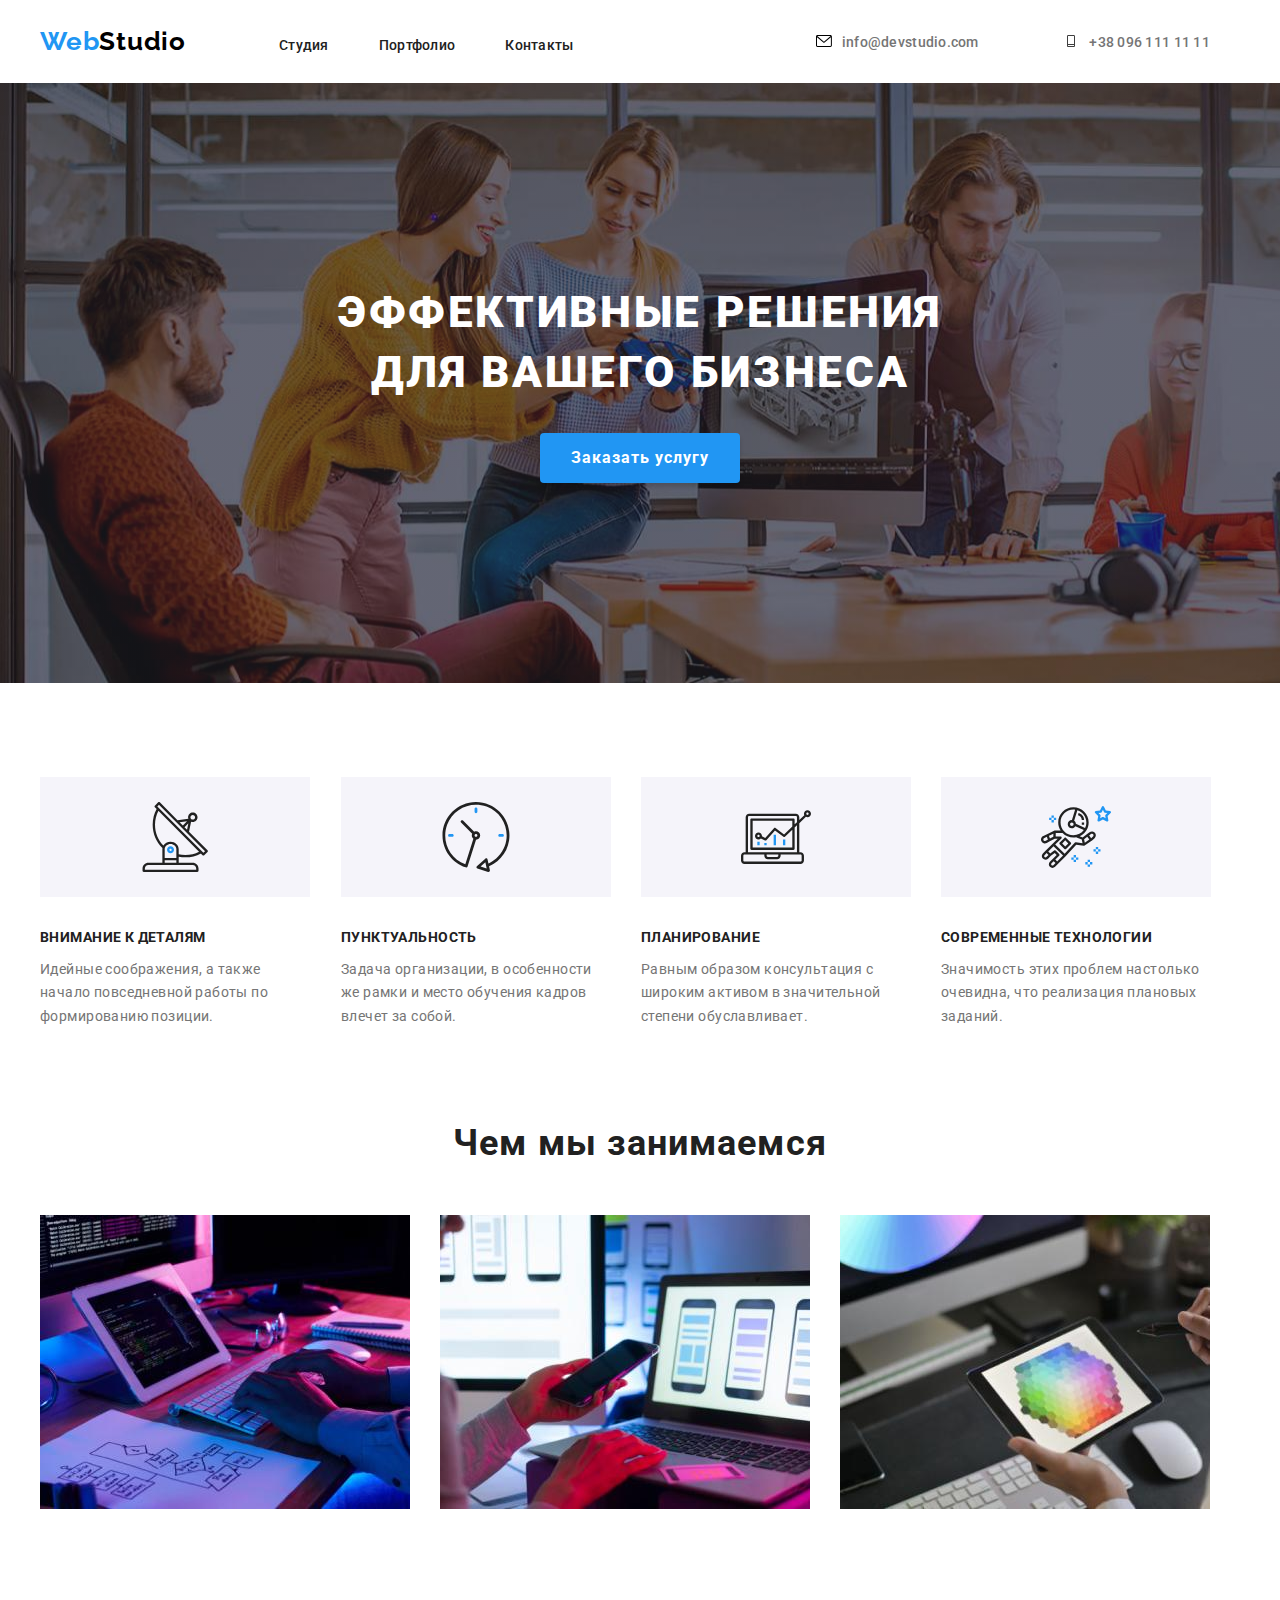
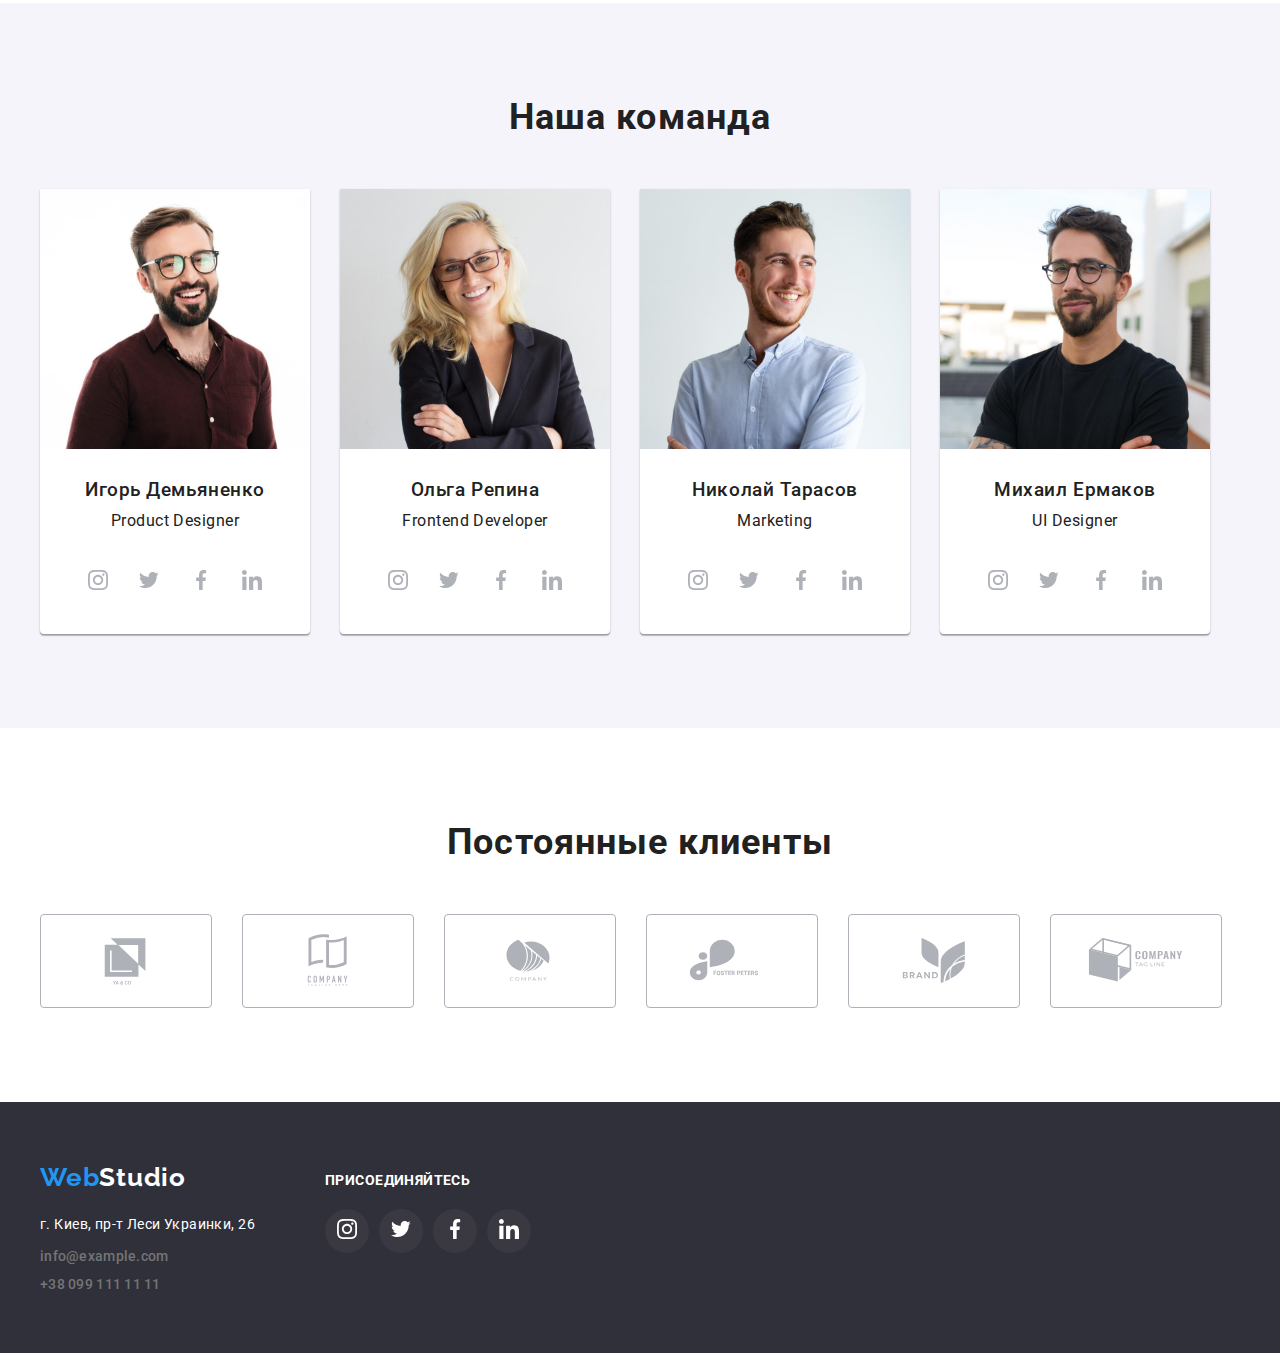
<file: index.html>
<!DOCTYPE html>
<html lang="ru">
<head>
    <meta charset="UTF-8">
    <meta http-equiv="X-UA-Compatible" content="IE=edge">
    <meta name="viewport" content="width=device-width, initial-scale=1.0">
    <title>Document</title>
    <link href="https://cdnjs.cloudflare.com/ajax/libs/modern-normalize/1.1.0/modern-normalize.min.css">
            <link rel="preconnect" href="https://fonts.googleapis.com">
<link rel="preconnect" href="https://fonts.gstatic.com" crossorigin>
<link href="https://fonts.googleapis.com/css2?family=Raleway:wght@700&family=Roboto:wght@400;500;700;900&display=swap" rel="stylesheet">
        <link rel="stylesheet" href="./css/styles.css" />
</head>
<body> 
 
    <header>
        <div class="container header">
        <nav class="nav">
            <div class="logo-box"><a class="logo " href="./index.html" >Web<span class="logo-studio">Studio</span></a></div>
            <ul class="ul">
                <li>
                   <a class="btn-menu link" href="./index.html">Студия</a> 
                </li>
                <li>
                   <a class="btn-menu link" href="./portfolio.html">Портфолио</a> 
                </li><li>
                   <a class="btn-menu link" href="http://1">Контакты</a> 
                </li>
            </ul>
        </nav>
        
            <ul class="mail">                
                <li class="mail-box"><div class="mail-hover"><a class="adress-contakt " href="mailto:info@devstudio.com">
                    <svg><use width="16" height="12" class="adress-icon" href="./img/icons.svg#mail"></use></svg><span class="adress-o">info@devstudio.com</span></a></div></li>
                <li class="mail-box"><div class="mail-hover"><a class="adress-contakt last " href="tel:+380961111111">
                    <svg><use width="16" height="12" class="adress-icon" href="./img/icons.svg#phone"></use></svg><span class="adress-o">+38 096 111 11 11</span></a></div></li>
            </ul>
        
        </div>
    </header>
 
        <!--section main-->
        
        <main class="main">
        <section class="hero ">
            <div class="container hero-box">
            <h1 class="hero-text">Эффективные решения <br> для вашего бизнеса</h1>
            <button class="hero-button" type="button">Заказать услугу</button>
            </div>
        </section>
        <!--section peculiarity-->
        <section class="feature">
            <div class="container">
            <ul class="ul">
                <li class="description">
                    <div class="description-box">
                        <svg>
                            <use  width="70" height="70" class="description-icon" href="./img/icons.svg#warning">
                            </use>
                        </svg>
                    </div>
                    <h3 class="advantage-title">Внимание к деталям</h3>
                    <p class="advantage-text">Идейные соображения, а также начало повседневной работы по формированию позиции.</p>
                </li>
                <li class="description">
                    <div class="description-box">
                     <svg>
                        <use  width="70" height="70" class="description-icon" href="./img/icons.svg#clock">
                        </use>
                       </svg>
                    </div>
                    <h3 class="advantage-title">Пунктуальность</h3>
                    <p class="advantage-text">Задача организации, в особенности же рамки и место обучения кадров влечет за собой.</p>
                </li>
                <li class="description">
                    <div class="description-box">
                     <svg>
                        <use  width="70" height="70" class="description-icon" href="./img/icons.svg#pc">
                        </use>
                     </svg>
                    </div>
                    <h3 class="advantage-title">Планирование</h3>
                    <p class="advantage-text">Равным образом консультация с широким активом в значительной степени обуславливает.</p>
                </li>
                <li class="description">
                    <div class="description-box">
                      <svg>
                        <use  width="70" height="70" class="description-icon" href="./img/icons.svg#astronaut">
                        </use>
                     </svg>
                    </div>
                    <h3 class="advantage-title">Современные технологии</h3>
                    <p class="advantage-text">Значимость этих проблем настолько очевидна, что реализация плановых заданий.</p>
                </li>
            </ul>
            </div>
    </section>
    <section class="workers">
    <div class="container">
        <h2 class="prezent" >Чем мы занимаемся</h2>
        <ul class="ul">
            <li class="prezent-link">
               <img class="prezent-picture"  src="./img/img.jpg" alt="пишет текст на компютере" width="370" height="294"> 
            </li>
            <li class="prezent-link">
               <img class="prezent-picture"  src="./img/img1.jpg" alt="смотрит на мобильную версию" width="370" height="294"> 
            </li>
            <li class="prezent-link">
               <img class="prezent-picture"  src="./img/img2.jpg" alt="подберает цвет на планшете" width="370" height="294"> 
            </li>
        </ul>
    </div>
    </section>
    <section class="comand-section">
    <div class="container ">
        <h2 class="comand">Наша команда</h2>
        <ul class="ul">
            <li class="comand-li">
                <img class="comand-foto" src="./img/igor.jpg" alt="Игорь Демьяненко" width="270" height="260">
                <div class="comand-cart">
                <h3 class="comand-person">Игорь Демьяненко</h3>
                <p class="comand-profession" lang="en"> Product Designer</p>
                </div>
                <div class="social-section">
                    <ul class="social">
                    <li class="social-link">
                       <a class="sl" href="">
                           <svg>
                               <use  width="20" height="20" class="social-icon" href="./img/icons.svg#instagram">

                               </use>
                           </svg>
                       </a>
                    </li>
                    <li class="social-link">
                        <a class="sl" href="">
                           <svg>
                               <use  width="20" height="20" class="social-icon" href="./img/icons.svg#twitter">

                               </use>
                           </svg>
                       </a>
                    </li>
                    <li class="social-link">
                        <a class="sl" href="">
                           <svg>
                               <use  width="20" height="20" class="social-icon" href="./img/icons.svg#facebook">

                               </use>
                           </svg>
                       </a>
                    </li>
                    <li class="social-link">
                        <a class="sl" href="">
                           <svg>
                               <use  width="20" height="20" class="social-icon" href="./img/icons.svg#linkedin">

                               </use>
                           </svg>
                       </a>
                    </li>
                </ul>
                </div>
            </li>
            <li class="comand-li">
                <img class="comand-foto" src="./img/olga.jpg" alt="Ольга Репина" width="270" height="260">
                <div class="comand-cart">
                <h3 class="comand-person">Ольга Репина</h3>
                <p class="comand-profession" lang="en"> Frontend Developer</P>
                </div>
                 <div class="social-section">
                   <ul class="social">
                    <li class="social-link">
                       <a class="sl" href="">
                           <svg>
                               <use  width="20" height="20" class="social-icon" href="./img/icons.svg#instagram">

                               </use>
                           </svg>
                       </a>
                    </li>
                    <li class="social-link">
                        <a class="sl" href="">
                           <svg>
                               <use  width="20" height="20" class="social-icon" href="./img/icons.svg#twitter">

                               </use>
                           </svg>
                       </a>
                    </li>
                    <li class="social-link">
                        <a class="sl" href="">
                           <svg>
                               <use  width="20" height="20" class="social-icon" href="./img/icons.svg#facebook">

                               </use>
                           </svg>
                       </a>
                    </li>
                    <li class="social-link">
                        <a class="sl" href="">
                           <svg>
                               <use  width="20" height="20" class="social-icon" href="./img/icons.svg#linkedin">

                               </use>
                           </svg>
                       </a>
                    </li>
                </ul>
                </div>
            </li>
            <li class="comand-li">
                <img class="comand-foto" src="./img/nikolay.jpg" alt="Николай Тарасов" width="270" height="260">
                <div class="comand-cart">
                <h3 class="comand-person">Николай Тарасов</h3>
                <p class="comand-profession" lang="en"> Marketing</p>
                </div>
                  <div class="social-section">
                    <ul class="social">
                    <li class="social-link">
                       <a class="sl" href="">
                           <svg>
                               <use  width="20" height="20" class="social-icon" href="./img/icons.svg#instagram">

                               </use>
                           </svg>
                       </a>
                    </li>
                    <li class="social-link">
                        <a class="sl" href="">
                           <svg>
                               <use  width="20" height="20" class="social-icon" href="./img/icons.svg#twitter">

                               </use>
                           </svg>
                       </a>
                    </li>
                    <li class="social-link">
                        <a class="sl" href="">
                           <svg>
                               <use  width="20" height="20" class="social-icon" href="./img/icons.svg#facebook">

                               </use>
                           </svg>
                       </a>
                    </li>
                    <li class="social-link">
                        <a class="sl" href="">
                           <svg>
                               <use  width="20" height="20" class="social-icon" href="./img/icons.svg#linkedin">

                               </use>
                           </svg>
                       </a>
                    </li>
                </ul>
                </div>
            </li>
            <li class="comand-li last">
                <img class="comand-foto" src="./img/mihail.jpg" alt="Михаил Ермаков" width="270" height="260">
                <div class="comand-cart">
                <h3 class="comand-person">Михаил Ермаков</h3>
                <p lang="en"class="comand-profession">UI Designer</p>
                </div>
                  <div class="social-section">
                   <ul class="social">
                    <li class="social-link">
                       <a class="sl" href="">
                           <svg>
                               <use  width="20" height="20" class="social-icon" href="./img/icons.svg#instagram">

                               </use>
                           </svg>
                       </a>
                    </li>
                    <li class="social-link">
                        <a class="sl" href="">
                           <svg>
                               <use  width="20" height="20" class="social-icon" href="./img/icons.svg#twitter">

                               </use>
                           </svg>
                       </a>
                    </li>
                    <li class="social-link">
                        <a class="sl" href="">
                           <svg>
                               <use  width="20" height="20" class="social-icon" href="./img/icons.svg#facebook">

                               </use>
                           </svg>
                       </a>
                    </li>
                    <li class="social-link">
                        <a class="sl" href="">
                           <svg>
                               <use  width="20" height="20" class="social-icon" href="./img/icons.svg#linkedin">

                               </use>
                           </svg>
                       </a>
                    </li>
                </ul>
                </div>
    </section>
    <section class="client">
        <div class="container">
            <h2 class="client-text">Постоянные клиенты</h2>
            <ul class="client-section" >
                <li class="client-company">
                    <a href="" class="client-link">
                    <svg class="union">
                      <use width="106"  height="92"  class="icon-client" href="./img/icons.svg#union" ></use>  
                        
                    </svg>
                    </a>
                </li >
                <li class="client-company">
                    <a href="" class="client-link">
                    <svg class="union">
                      <use width="106"  height="92"  class="icon-client" href="./img/icons.svg#union-2"></use>  
                        
                    </svg>
                    </a>
                </li>
                <li class="client-company">
                    <a href="" class="client-link">
                        <svg class="union">
                            <use width="106"  height="92"  class="icon-client" href="./img/icons.svg#union-3"></use>  
                        </svg>
                    </a>
                </li>
                <li class="client-company">
                   <a href="" class="client-link">
                    <svg class="union">
                      <use width="106"  height="92"  class="icon-client" href="./img/icons.svg#union-4"></use>  
                        </svg>
                    </a>
                </li>
                <li class="client-company">
                   <a href="" class="client-link">
                   <svg class="union">
                      <use width="106"  height="92"  class="icon-client" href="./img/icons.svg#union-5"></use>  
                        
                    </svg>
                    </a>
                </li>
                <li class="client-company">
                   <a href="" class="client-link">
                    <svg class="union">
                      <use width="106"  height="92"  class="icon-client" href="./img/icons.svg#union-6"></use>  
                        
                    </svg>
                    </a>
                </li>
            </ul>
        </div>

    </section>
    </main>
    <footer class="footer ">
        <div class="container" style="display: flex;">
        <div class="fb-contact ">
        <!-- <div class="social-fl"> -->
           <div class="logo-footer"><a class="logo " href="./index.html">Web<span class="logo-studio-footer">Studio</span></a>
            </div> 
           <address  class="adress-foorer-box">
            <ul class="adress-footer link">
                <li class="ul-footer link">
                    <a class="footer-k adress link" href="">г. Киев, пр-т Леси Украинки, 26</a>
                </li>
                <li class="ul-footer link">
                    <a class="adress-contakt link" href="mailto:info@example.com">info@example.com</a>
                </li>
                <li class="ul-footer link">
                    <a class="adress-contakt last link" href="tel:+380991111111">+38 099 111 11 11</a>
                </li>
            </ul>
          </address>
        </div>
        <!-- </div>  -->
        <div class="comon "> <div><h2 class="comon-text">присоединяйтесь</h2></div>
           
                 <div>
                     <ul class="social-footer  ">
                    <li class="social-link social-link--footer">
                       <a href="">
                           <svg>
                               <use  class="social-icon-f" href="./img/icons.svg#instagram">

                               </use>
                           </svg>
                       </a>
                    </li>
                    <li class="social-link social-link--footer">
                        <a href="">
                           <svg>
                               <use  class="social-icon-f" href="./img/icons.svg#twitter">

                               </use>
                           </svg>
                       </a>
                    </li>
                    <li class="social-link social-link--footer">
                        <a href="">
                           <svg>
                               <use class="social-icon-f" href="./img/icons.svg#facebook">

                               </use>
                           </svg>
                       </a>
                    </li>
                    <li class="social-link social-link--footer">
                        <a href="">
                           <svg>
                               <use   class="social-icon-f" href="./img/icons.svg#linkedin">
                               </use>
                           </svg>
                       </a>
                    </li>
                 </ul></div>
        
      </div>
    </footer>
  </div>
 </body>
</html>
</file>
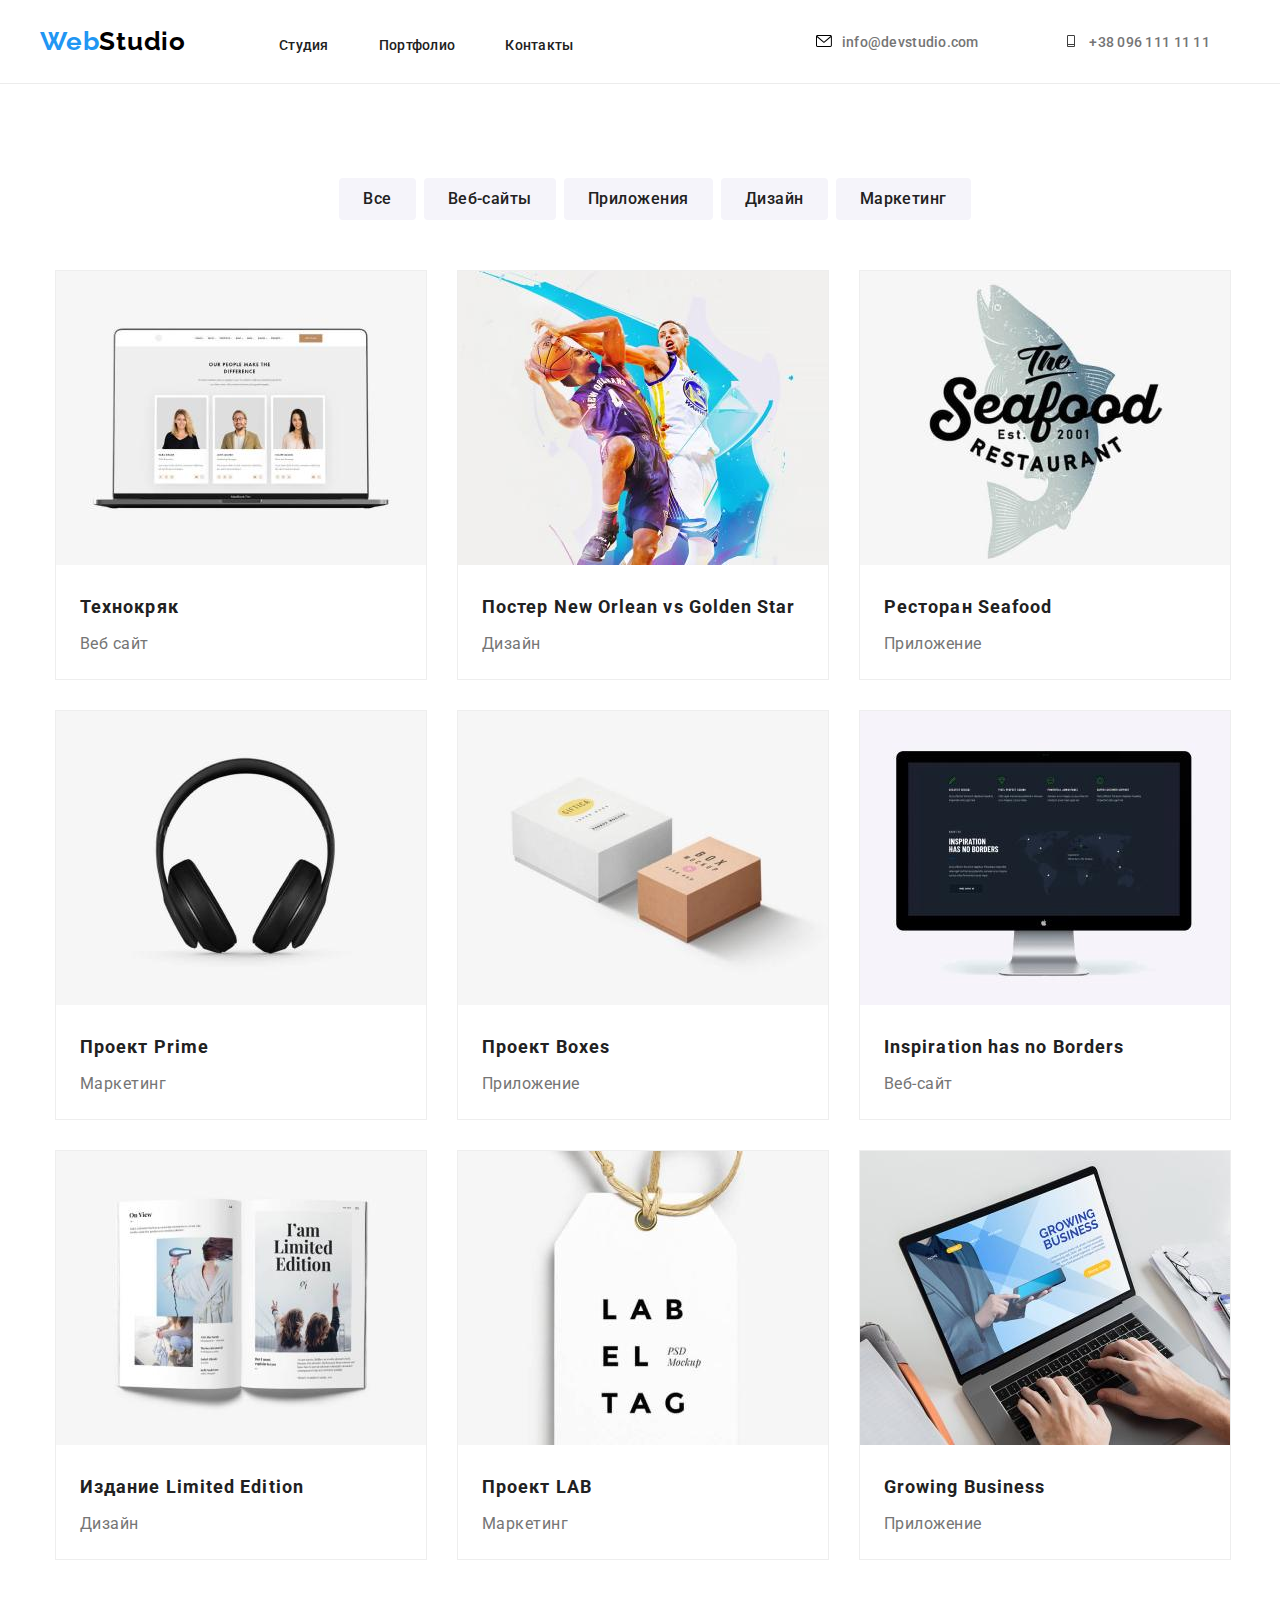
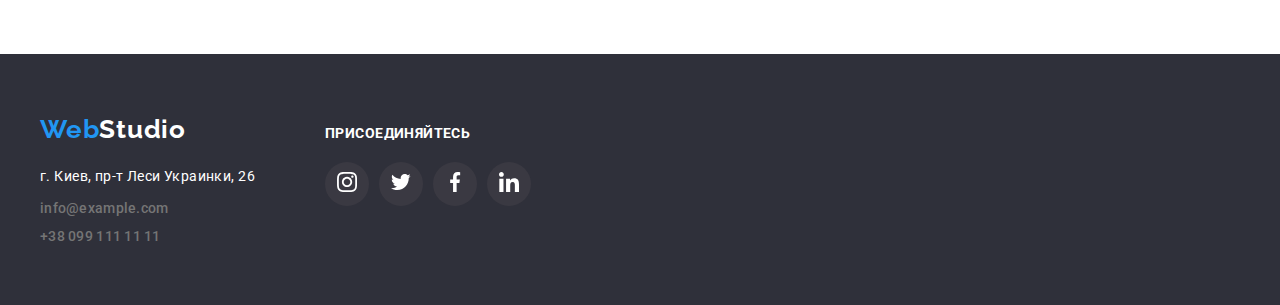
<file: portfolio.html>
<!DOCTYPE html>
<html lang="ru">
<head>
    <meta charset="UTF-8">
    <meta http-equiv="X-UA-Compatible" content="IE=edge">
    <meta name="viewport" content="width=device-width, initial-scale=1.0">
    <title>Document</title>
    <link href="https://cdnjs.cloudflare.com/ajax/libs/modern-normalize/1.1.0/modern-normalize.min.css">
      <style> a { text-decoration: none}</style>
      <link rel="preconnect" href="https://fonts.googleapis.com">
<link rel="preconnect" href="https://fonts.gstatic.com" crossorigin>
<link href="https://fonts.googleapis.com/css2?family=Raleway:wght@700&family=Roboto:wght@400;500;700;900&display=swap" rel="stylesheet">
        <link rel="stylesheet" href="./css/styles.css" />
</head>
<body>
       <header class="main-header">
        <div class="container header">
        <nav class="nav">
            <div class="logo-box"><a class="logo " href="./index.html" >Web<span class="logo-studio">Studio</span></a></div>
            <ul class="ul">
                <li>
                   <a class="btn-menu link" href="./index.html">Студия</a> 
                </li>
                <li>
                   <a class="btn-menu link" href="./portfolio.html">Портфолио</a> 
                </li><li>
                   <a class="btn-menu link" href="http://1">Контакты</a> 
                </li>
            </ul>
        </nav>
        
            <ul class="mail">                
                <li class="mail-box"><div class="mail-hover"><a class="adress-contakt " href="mailto:info@devstudio.com">
                    <svg><use width="16" height="12" class="adress-icon" href="./img/icons.svg#mail"></use></svg><span class="adress-o">info@devstudio.com</span></a></div></li>
                <li class="mail-box"><div class="mail-hover"><a class="adress-contakt last " href="tel:+380961111111">
                    <svg><use width="16" height="12" class="adress-icon" href="./img/icons.svg#phone"></use></svg><span class="adress-o">+38 096 111 11 11</span></a></div></li>
            </ul>
        
        </div>
    </header>
        <main>
            <section class="galary-box container">
                <div class="primery-section container">
                <h2 hidden>foto</h2>
                <ul class="ik">
                    <li class="btn-section"><button class="btn-menu-portfolio" type="button">Все</button></li>
                
                    <li class="btn-section"><button class="btn-menu-portfolio" type="button">Веб-сайты</button></li>
                
                    <li class="btn-section"><button class="btn-menu-portfolio" type="button">Приложения</button></li>
               
                    <li class="btn-section"><button class="btn-menu-portfolio" type="button">Дизайн</button></li>
                
                    <li class="btn-section last"><button class="btn-menu-portfolio" type="button">Маркетинг</button></li>
                </ul>
                <!-- </div>
                <div class="container"> -->
                 <ul class="gallery ul ">
                       <li class="foto-gallery">
                         <a class="foto-link" href=""><img src="./img/tehnokrak.jpg" alt="Веб-сайт" width="370" height="294">
                            <div class="card">
                            <h3 class="gallery-job"> Технокряк </h3>
                            <p class="gallery-menu">Веб сайт</p>
                            </div></a>
                        </li> 
                        <li class="foto-gallery">
                         <a class="foto-link" href=""><img src="./img/poster.jpg" alt="Постер" width="370" height="294">
                            <div class="card">
                            <p class="gallery-job"> Постер New Orlean vs Golden Star </p>
                            <p class="gallery-menu">Дизайн</p>
                            </div></a>
                        </li>    
                         <li class="foto-gallery"><a class="foto-link" href=""><img src="./img/restoran.jpg" alt="Ресторан" width="370" height="294">
                           <div class="card">
                            <p class="gallery-job"> Ресторан Seafood </p>
                            <p class="gallery-menu">Приложение</p>
                            </div></a>
                        </li>  
                         <li class="foto-gallery">
                             <a class="foto-link" href=""><img src="./img/project_prime.jpg" alt="Проект" width="370" height="294">
                            <div class="card">
                            <p class="gallery-job"> Проект Prime </p>
                            <p class="gallery-menu">Маркетинг</p>
                            </div></a>
                        </li>  
                         <li class="foto-gallery"><a class="foto-link" href=""><img src="./img/boxes.jpg" alt="Коробка" width="370" height="294">
                            <div class="card">
                            <p class="gallery-job"> Проект Boxes </p>
                            <p class="gallery-menu">Приложение</p>
                            </div></a>
                        </li>  
                         <li class="foto-gallery"><a class="foto-link" href=""><img src="./img/inspiration_has_no_borders.jpg" alt="Монітор" width="370" height="294">
                            <div class="card">
                            <p class="gallery-job"> Inspiration has no Borders </p>
                            <p class="gallery-menu">Веб-сайт</p>
                            </div></a>
                        </li>  
                         <li class="foto-gallery"><a class="foto-link" href=""><img src="./img/limited_edition.jpg" alt="Книга" width="370" height="294">
                            <div class="card">
                            <p class="gallery-job"> Издание Limited Edition </p>
                            <p class="gallery-menu">Дизайн</p>
                            </div></a>
                        </li>  
                         <li class="foto-gallery"><a class="foto-link" href=""><img src="./img/lab.jpg" alt="Ярлик" width="370" height="294">
                            <div class="card">
                            <p class="gallery-job"> Проект LAB </p>
                            <p class="gallery-menu">Маркетинг</p>
                            </div></a>
                        </li>  
                         <li class="foto-gallery"><a class="foto-link" href=""><img src="./img/growing_business.jpg" alt="Ноутбук" width="370" height="294">
                            <div class="card">
                            <p class="gallery-job"> Growing Business </p>
                            <p class="gallery-menu">Приложение</p>
                            </div></a>
                        </li>  
                </ul>
                </div>
            </section>

        </main>

     <footer class="footer ">
        <div class="container" style="display: flex;">
        <div class="fb-contact ">
        <!-- <div class="social-fl"> -->
           <div class="logo-footer"><a class="logo " href="./index.html">Web<span class="logo-studio-footer">Studio</span></a>
            </div> 
           <address  class="adress-foorer-box">
            <ul class="adress-footer link">
                <li class="ul-footer link">
                    <a class="footer-k adress link" href="">г. Киев, пр-т Леси Украинки, 26</a>
                </li>
                <li class="ul-footer link">
                    <a class="adress-contakt link" href="mailto:info@example.com">info@example.com</a>
                </li>
                <li class="ul-footer link">
                    <a class="adress-contakt last link" href="tel:+380991111111">+38 099 111 11 11</a>
                </li>
            </ul>
          </address>
        </div>
        <!-- </div>  -->
        <div class="comon "> <div><h2 class="comon-text">присоединяйтесь</h2></div>
           
                 <div>
                     <ul class="social-footer  ">
                    <li class="social-link social-link--footer">
                       <a href="">
                           <svg>
                               <use  class="social-icon-f" href="./img/icons.svg#instagram">

                               </use>
                           </svg>
                       </a>
                    </li>
                    <li class="social-link social-link--footer">
                        <a href="">
                           <svg>
                               <use  class="social-icon-f" href="./img/icons.svg#twitter">

                               </use>
                           </svg>
                       </a>
                    </li>
                    <li class="social-link social-link--footer">
                        <a href="">
                           <svg>
                               <use class="social-icon-f" href="./img/icons.svg#facebook">

                               </use>
                           </svg>
                       </a>
                    </li>
                    <li class="social-link social-link--footer">
                        <a href="">
                           <svg>
                               <use   class="social-icon-f" href="./img/icons.svg#linkedin">
                               </use>
                           </svg>
                       </a>
                    </li>
                 </ul></div>
        
      </div>
    </footer>
</body>
</html>
</file>
<file: css/styles.css>
body {
    color: #212121;
    font-family: 'Roboto', sans-serif;
    letter-spacing: 0.03em;
    margin: 0;
    padding: 0;
    
}
:root{
    --primary-title-color: #212121;
    --secondary-title-color: #757575;
    --adress-color: #ffffff;
    --hover-effect-color: #2196F3;
    --futer-color: #2F303A;
    --section-color: #F5F4FA;

}
h3,
p,
ul{   
    margin: 0;
    padding: 0;
}
.container {
    width: 1200px;
    padding-left: 15px;
    padding-right: 15px;
    margin-left: auto;
    margin-right: auto;
}
.header{
    display: flex;
    align-items: center;
    justify-content: center;
   }
.nav{ 
    display: flex;
    align-items: baseline;
   }
.header .mail-box {
    /*margin-top: 32px;
    */
        /*padding-bottom: 32px;*/
        padding-top: 32px;
        margin-bottom: 32px;
}
.main-header {
    border-bottom: 1px solid #ECECEC;
    
}
.link{
    display: block;
    text-decoration: none;
    list-style: none;
}
.logo{
    display: flex;
    font-family: Raleway;
    font-weight: 700;
    font-size: 26px;
    line-height: 1.19;
    letter-spacing: 0.03em;
    color: var(--hover-effect-color);
    text-decoration: none;
    list-style: none;
    
}
.logo-box{
    padding-top: 24px;
    padding-bottom: 25px;
    }
a.logo{
    
    margin-bottom: 0px;
}
.logo-studio{
    display: flex;
    margin-right: 93px;
    
    font-family: Raleway;
    font-weight: 700;
    font-size: 26px;
    line-height: 1.19;
    letter-spacing: 0.03em;
    color: black;
        }
.logo-studio-footer{
      font-family: Raleway;
      font-weight: 700;
      font-size: 26px;
      line-height: 1.19;
      letter-spacing: 0.03em;
      text-decoration: none;
      color:var(--adress-color) 
      }
.ul{
        display: flex;
        /* margin-bottom: 94px; */
        list-style: none;
        text-decoration: none;
        padding-inline-start: 0px;

    }
    .nav ul{
        margin-bottom: 0px;
    }
.ul a{
       list-style-type: none;
       list-style: none;
              
    }
    .ik {
        display: flex;
        margin-bottom: 50px;
        list-style: none;
        text-decoration: none;
        padding-inline-start: 0px;
    }
.btn-menu{
    margin-right: 50px;
    font-weight: 500;
    font-size: 14px;
    line-height: 1.14;
    letter-spacing: 0.02em;
    color: var(--primary-title-color);
    text-decoration: none;
}

.btn-menu:hover,:focus{color: var(--hover-effect-color);}

.adress-contakt{
    margin-right: 50px;
    font-weight: 500;
    font-size: 14px;
    line-height: 1.14;
    letter-spacing: 0.02em;
    color: var(--secondary-title-color);
    font-style: normal;
    text-decoration: none;
    list-style: none;
    }
    
   
.adress-contakt:hover,:focus{color: var(--hover-effect-color);
}

.adress-contakt svg{
    width: 16px;
    height: 12px;
}
.adress-icon{
    display: flex;
    /* margin: right 10px; */
}
.adress-o{
    margin-left: 10px;
}
/* .adress-icon:hover{
    fill: var(--hover-effect-color);
} */
.mail-hover:hover {
    color: var(--hover-effect-color);
    fill: var(--hover-effect-color);
}
.mail{margin-left: auto;
    margin-top: 0px;
    margin-bottom: 0;
  }
.mail-box{
    display: inline-block;
    margin-left: auto;
    margin-right: 30px;
    text-decoration: none;
    list-style: none;
}
.last{margin-right: 0px;}

.hero{
    margin-left: auto;
    margin-right: auto;
    
    
    max-width: 1600px;
    /* height: 600px; */
    padding-top: 200px;
    padding-bottom: 200px;
    
    background-image: linear-gradient(to right, rgba(47, 48, 58, 0.4), rgba(47, 48, 58, 0.4)),
    url(../images/heroy.jpg);
    
    /* background-position: center;
    background-size: cover; */
    background-repeat: no-repeat;
    
}
.hero-text{
    display: flex;
    justify-content: center;
    box-sizing: content-box;
    margin-top: 0px;
    margin-bottom: 30px;
    font-weight: 900;
    font-size: 44px;
    line-height: 1.36;
    text-align: center;
    letter-spacing: 0.06em;
    text-transform: uppercase;
    color: var(--adress-color)
    
}
.hero-button{
    display: block;
    margin-left: auto;
    margin-right: auto;
    font-family: Roboto;
    width: 200px;
    height: 50px;
    font-weight: 700;
    font-size: 16px;
    line-height:1.85;
    letter-spacing: 0.06em;
    cursor: pointer;
    color: var(--adress-color);
    background: #2196F3;
    box-shadow: 0px 4px 4px rgba(0, 0, 0, 0.15);
    border-radius: 4px;
    border: none;
}
/*feature*/
.feature{/*padding-bottom: 94px;*/
padding-top: 94px; padding-bottom: 94px;}
.description{
    margin-right: 30px;
}
.description:last-child{
    margin-right: 0px;
}
.description-box{
    display: flex;
    justify-content: center;
    align-items: center;
    width: 270px;
    height: 120px;
    background-size:cover;
    background-color: #F5F4FA;
    margin-bottom: 30px;
}
.description-box svg{
    width: 70px;
    height: 70px;
}
.description-icon{
    
    
    fill:#212121;
    /* margin: auto;
    width: 270px; 
    height: 120px; */
    
    
}
.advantage-title{
    display: inline-block;
    margin-bottom: 10px;
    font-family: Roboto;
    font-weight: 700;
    font-size: 14px;
    line-height: 1.42;
    letter-spacing: 0.03em;
    text-transform: uppercase;
    color: var(--primary-title-color);
}
.advantage-text{
    display: inline-block;
    width: 270px;
    font-family: Roboto;
    font-size: 14px;
    line-height: 1.71;
    margin-bottom: 0px;
    letter-spacing: 0.03em;
    color: var(--secondary-title-color);
}
/*prezent*/ 
.prezent-picture {
        
        display: block;
        max-width: 100%;
        height: auto;
    }

.workers{
    /* padding-top: 94px; */
    padding-bottom: 94px;}
.prezent{
    display: flex;
    justify-content: center;
    margin-right: auto;
    margin-top: 0px;
    margin-bottom: 50px;
    margin-left: auto;
    font-weight: 700;
    font-size: 36px;
    line-height: 1.16;
    text-align: center;
    letter-spacing: 0.03em;
}
.prezent-link{
    display: inline-block;
    margin-right: 30px;
    
}
.prezent-link:last-of-type{margin-right: 0px;}
/*comand*/

.comand-section {
    padding-top: 94px;
    padding-bottom: 94px;
    max-width: 1600px;
    margin-left: auto;
    margin-right: auto;
    background-color: var(--section-color);}
    
.comand{
    display: flex;
    margin-top: 0px;
    margin-bottom: 50px;
    justify-content: center;
    font-family: Roboto;
    font-weight: 700;
    font-size: 36px;
    line-height: 1.16;
    text-align: center;
    letter-spacing: 0.03em;
    color: var(--primary-title-color);
}

.comand-li{
    display: flex;
    flex-direction: column;
    justify-content: center;
    background-color: var(--adress-color);
    margin-right: 30px;
    box-shadow: 0px 1px 3px rgba(0, 0, 0, 0.12),
    0px 1px 1px rgba(0, 0, 0, 0.14),
    0px 2px 1px rgba(0, 0, 0, 0.2);
    border-radius: 0px 0px 4px 4px;
    
}    
.comand-li:last-of-type{margin-right: 0px;}
.comand-foto{
    display: block;
    max-width: 100%;
    height: auto;
    
}
   .card{
       padding-top: 20px;
   }
.comand-cart p,h3{display: flex;
        justify-content: center;}
.comand-cart p{margin-top: 10px;
margin-bottom: 30px;}
.comand-person{
    
    margin-top: 30px;
    margin-bottom: 10px;
    font-weight: 500;
    /*font-size: 16px;*/
    line-height: 1.19;
    text-align: center;
    letter-spacing: 0.03em;
    color: var(--primary-title-color);

}
.comand-proffession{
    margin-bottom: 10px;
    margin-top: 10px;
    line-height: 1.19;
    letter-spacing: 0.03em;
    color: var(--secondary-title-color);
}

.social{
    display: flex;
    justify-content:space-around;
    padding-left: 0px;
    margin-bottom: 30px;
}
.social-section{
    padding-left: 32px;
    padding-right: 32px;
}
.social-link{
    display: flex;
    flex-direction: column;
    justify-content: center;
    align-items: center;
    
    width: 44px;
    height: 44px;
    fill: #AFB1B8;
    text-decoration: none;
    list-style: none;

}


.social-link svg{
    width: 20px;
    height: 20px;
}
.sl:hover {
    display: flex;
    border-radius: 50%;
    fill: var(--adress-color);
    background-color: var(--hover-effect-color);
    width: 44px;
    height: 44px;
    justify-content: center;
    align-items: center;
}
.social-link:focus{
    background-color: var(--hover-effect-color);
}
.social-icon:hover{
    fill: var(--adress-color);
}   
   


.social-icon-instagram{
    background-position: center;
    background-size: cover;
    
}
.social-icon{
    display:flex;
   
}

.adress{
    font-style: normal;
    font-size: 14px;
    line-height: 1.71;
    letter-spacing: 0.03em;
    
    columns: var(--adress-color);
}
.client{
    padding-top: 94px;
    padding-bottom: 94px;
}
.client-text{
  
   margin-top: 0px;
   margin-bottom: 50px;
   justify-content: center;
   font-family: Roboto;
   font-weight: 700;
   font-size: 36px;
   line-height: 1.16;
   text-align: center;
   letter-spacing: 0.03em;
   color: var(--primary-title-color);
}
.client-section {
    display: flex;
    padding-left: 0px;
    /* justify-content: space-evenly; */
    text-decoration: none;
    list-style: none;

}
.client-company{
    display: flex;
    align-items: center;
    justify-content: center;
    margin-right: 30px;
    border: 1px solid #AFB1B8;
    /* box-sizing: border-box; */
    border-radius: 4px; 
    width: 170px;
    height: 92px;
}
.client-company:last-child{
    margin-right: 0px;
    
}


.client-link{
    display: flex;
    width:100%;
    fill: #afb1b8;
    /* border: 1px solid #AFB1B8; */
    justify-content: center;
    align-items: center;
    /* border-radius: 4px; */
    background: transparent;
}
.client-company:hover,
.client-company:focus{
    fill: #2196F3;
    border: 1px solid #2196F3;
    
}
.client-link:hover,
.client-link:focus{fill: var(--hover-effect-color);
cursor:pointer;
}

.icon-client{
    display: flex;
    background-position: 50% 50%;
    /* width:106px;
    height:92px; */
   
}
.icon-client:hover,:focus{
    fill: #2196F3;
}
.union{
       /* width: 106px;
       height: 60px; */
       width: 106px;
       height: 92px;
       /* fill: #afb1b8; */
       /* display: flex; */
       /* background-position: 50% 50%;
       border: none; */
       
}
 
/* .union:hover,:focus{
    /* fill: #2196F3; */
    /* border: none;
    
/* } */ 

.footer{
    background-color: var(--futer-color);
    font-style: normal;
    list-style-type: none;
    max-width: 1600px;
    margin-left: auto;
    margin-right: auto;
}
/*page2-portfolio*/
.primery-section{
    display: flex;
    flex-direction: column;
    justify-content: center;
    align-items: center;
}
.logo-footer {
    display: flex;
    margin-bottom: 20px;
}
.adress-foorer-box{display: flex;}
/* .btn-section{
    margin-right: 8px;
    
} */
.btn-menu-portfolio{
    display: flex;
    justify-content: center;
    border-radius: 4px;
    font-family: Roboto;
    font-weight: 500;
    font-size: 16px;
    line-height: 1.62;
    text-align: center;
    letter-spacing: 0.03em;
    cursor: pointer;
    padding: 6px 22px 6px 22px;
    color: var(--primary-title-color);
    background-color: #F5F4FA;
    border-color: transparent;
       
}
.btn-section{margin-right: 8px;}
.btn-section:last-child{margin-right: 0px;}
.galary-box{padding-top: 94px;
padding-bottom: 94px;}
.gallery{
    flex-wrap: wrap;
}

.foto-link:hover,
.foto-link:focus {
    /* margin-right: 30px;
    margin-bottom: 30px; */
    background: #FFFFFF;
    /* border: 1px solid #EEEEEE; */
    box-sizing: border-box;
    box-shadow: 0px 1px 1px rgba(0, 0, 0, 0.12),
        0px 4px 4px rgba(0, 0, 0, 0.06),
        1px 4px 6px rgba(0, 0, 0, 0.16);
}

.foto-gallery{
    margin-right: 30px;
    margin-bottom: 30px;
    border: 1px solid #EEEEEE;
    box-sizing: border-box;
}
.foto-gallery a {
    display: block;
}
.foto-gallery:nth-child(3n){
    margin-right: 0px;}
.foto-gallery:nth-last-child(-n+3){
    margin-bottom: 0px;}


.btn-menu-portfolio:hover,
.btn-menu-portfolio:focus {
    color: var(--adress-color);
    background-color: var(--hover-effect-color);
}

.gallery-job {
    justify-content: start;
    font-family: Roboto;
    margin-bottom: 4px;
    padding-left: 24px;
    font-weight: 700;
    font-size: 18px;
    line-height: 36px;
    line-height: 2;
    letter-spacing: 0.06em;
    color: var(--primary-title-color);
}
.gallery-menu {
    font-family: Roboto;
    margin-top: 0px;
    padding-left: 24px;
    padding-bottom: 20px;
    font-size: 16px;
    line-height: 30px;
    line-height: 1.88;
    letter-spacing: 0.03em;
    color: var(--secondary-title-color);

}
.social-footer{
    display: flex;
    padding-left: 0px;
    
}



.footer{
    padding-top: 60px;
    padding-bottom: 60px;
}
.footer a{
    display: inline-block;
   /* margin-bottom: 20px;*/
    
}
.social-fl{
    display: flex;
    flex-direction: column;
    
} 
 .social-icon-f{
    fill: var(--adress-color);
    /* background-color: rgba(161, 139, 139, 0.1);
    border-radius: 50%; */
    width: 44px;
    height: 44px;
    
} 
.social-link--footer {
    background-color: rgba(161, 139, 139, 0.1);
    border-radius: 50%;
}

.social-link--footer:hover {
    background-color: var(--hover-effect-color);
    border-radius: 50%;
}
.social-link--footer{margin-right: 10px;}
.social-link--footer:last-child{
margin-right: 0px;
}

/* .social-link-f a,svg{width: 44px; height: 44px; }
.contact-footer{
    display: flex;
}  */
.comon{display: flex;
flex-direction: column;}
.comon-text{
    padding-bottom: 20px;
    margin-bottom: 0;
    font-family: Roboto;
    font-style: normal;
    font-weight: 700;
    font-size: 14px;
    line-height: 1.14;
    letter-spacing: 0.03em;
    text-transform: uppercase;

    color: #FFFFFF;
}

.social-link-f {
    display: flex;
    flex-direction: column;
    justify-content: center;
    align-items: center;
    margin-bottom: 30px;
    width: 44px;
    height: 44px;
    fill: #AFB1B8;
    /* text-decoration: none;
    list-style: none; */
    border-radius: 50%;
    border-color: rgba(255, 255, 255, 0.1);
     

}
.footer{
    display: flex;
}
.fb-contact{
    display: flex;
    flex-direction: column;
    padding-right: 70px;
    
}
.fb-social{
    display: inline-block;
    margin-top: 0px;
    margin-left: 72px;
}
.adress-footer {
    display: flex;
    flex-direction: column;
    padding-left: 0px;
}
.footer-k{
    color: var(--adress-color);
}
.ul-footer{
    list-style: none;
    text-decoration: none;
    margin-bottom: 9px;
    
}
.portfolio {
    border-bottom: 1px solid #ECECEC;
    
}
.ul-footer:last-child{margin-bottom: 0px;}
.ul-footer {
display: inline-block;
text-decoration: none;
list-style: none;
color: rgba(255, 255, 255, 0.6);
margin-top: 0px;
}
</file>
